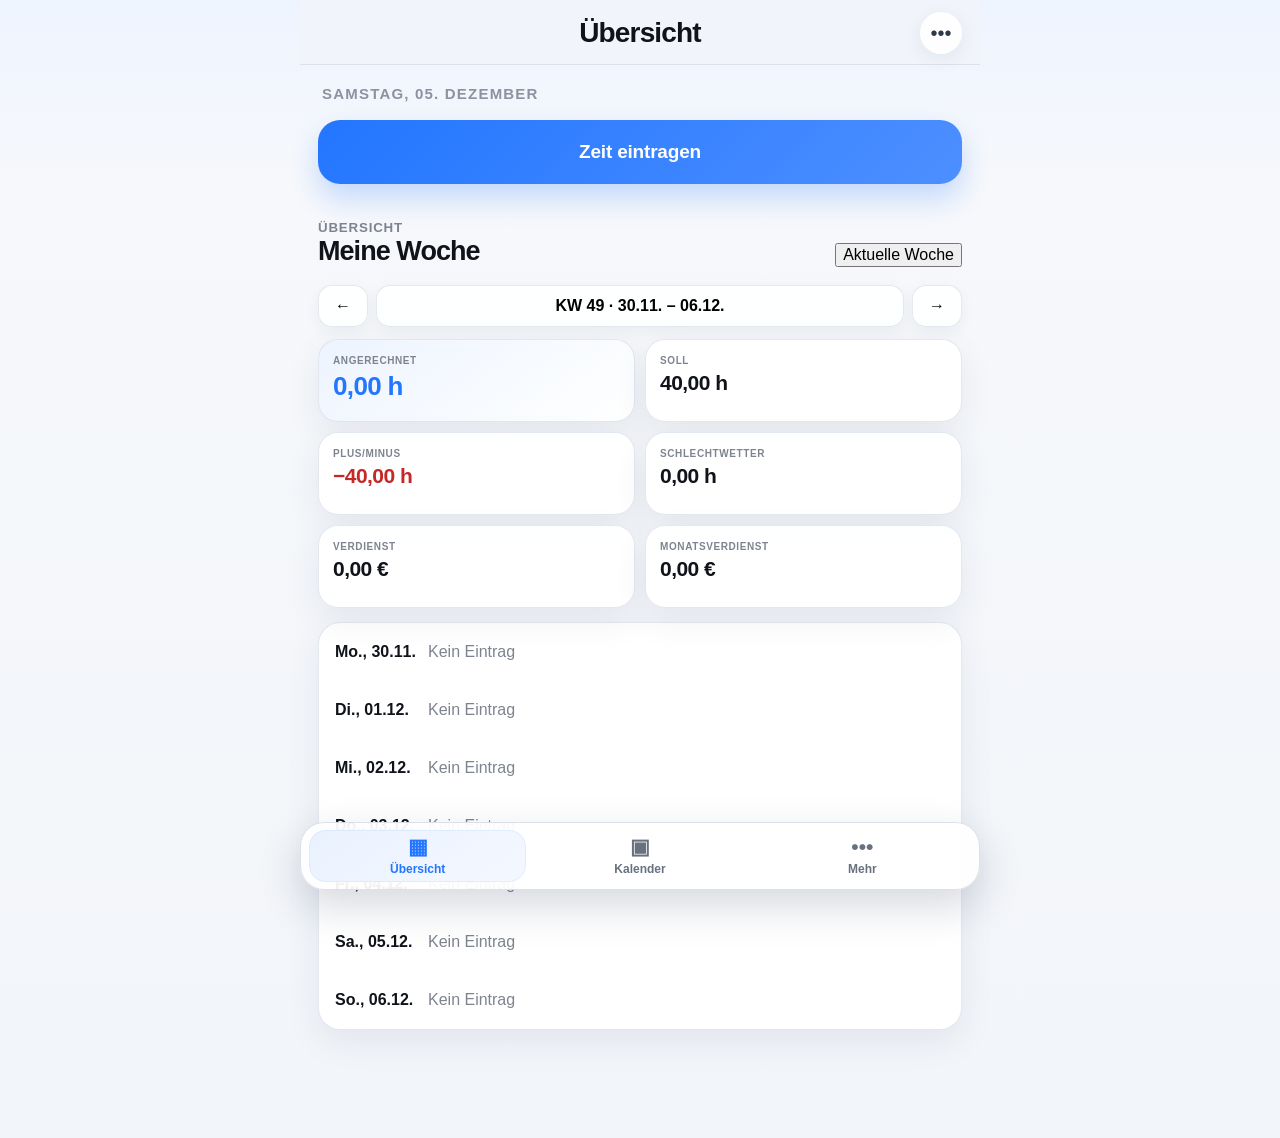
<file: index.html>
<!doctype html>
<html lang="de">
<head>
<meta charset="utf-8">
<meta name="viewport" content="width=device-width,initial-scale=1,maximum-scale=1,user-scalable=no,viewport-fit=cover">
<meta name="theme-color" content="#f2f5f9">
<meta name="apple-mobile-web-app-capable" content="yes">
<meta name="apple-mobile-web-app-status-bar-style" content="default">
<meta name="apple-mobile-web-app-title" content="Arbeitszeit">
<title>Arbeitszeit</title>
<link rel="apple-touch-icon" sizes="180x180" href="/apple-touch-icon.png">
<link rel="apple-touch-icon-precomposed" sizes="180x180" href="/apple-touch-icon.png">
<link rel="icon" type="image/png" href="/apple-touch-icon.png">
<link rel="manifest" href="/manifest.webmanifest?v=140">
<link rel="stylesheet" href="style.css"><link rel="stylesheet" href="theme.css">
</head><body>
<div class="app"><div id="toast" class="toast" hidden></div><header class="topbar"><button class="round ghost">‹</button><h1 id="pageTitle">Übersicht</h1><button class="round" id="moreTop">•••</button></header>
<section id="viewOverview" class="view active"><div class="dateTitle" id="todayLabel"></div><div id="activeArea"></div><div id="startButtonArea" class="heroStart"><button class="startBtn" id="newEntryBtn">Zeit eintragen</button></div><div id="recentArea"></div><div class="sectionTitle"><div><small>ÜBERSICHT</small><h2>Meine Woche</h2></div><button id="thisWeek" class="currentWeekBtn">Aktuelle Woche</button></div><div class="weekNav"><button id="prevWeek">←</button><button class="wide" id="weekLabel">KW</button><button id="nextWeek">→</button></div><div class="statsGrid"><div class="statCard primary"><small>Angerechnet</small><b id="weekTotal">0,00 h</b></div><div class="statCard"><small>Soll</small><b id="weekTarget">40,00 h</b></div><div class="statCard"><small>Plus/Minus</small><b id="weekDelta">0,00 h</b></div><div class="statCard"><small>Schlechtwetter</small><b id="weekBadWeather">0,00 h</b></div><div class="statCard"><small>Verdienst</small><b id="weekEarnings">0,00 €</b></div></div><div id="weekRows" class="panel weekRows"></div></section>
<section id="viewCalendar" class="view"><div class="sectionTitle"><div><small>VERLAUF</small><h2>Kalender</h2></div></div><div class="monthNav"><button id="prevMonth">←</button><button class="wide" id="monthLabel"></button><button id="nextMonth">→</button></div><div class="calendarPanel"><div class="weekdays"><span>Mo</span><span>Di</span><span>Mi</span><span>Do</span><span>Fr</span><span>Sa</span><span>So</span></div><div id="calendarGrid" class="calendarGrid"></div><div class="legend"><span><i class="g"></i>Arbeit</span><span><i class="y"></i>Urlaub</span><span><i class="r"></i>Feiertag</span><span><i class="b"></i>Krankheit</span></div><div id="calendarDetail" class="calendarDetail" hidden></div><div class="absenceBox"><h3>Abwesenheit eintragen</h3><div class="formGrid"><label><span>Art</span><select id="absenceType"><option value="vacation">Urlaub</option><option value="holiday">Feiertag</option><option value="sickness">Krankheit</option></select></label><label><span>Von</span><input id="absenceFrom" type="date"></label><label id="absenceToWrap"><span>Bis</span><input id="absenceTo" type="date"></label><label><span>Bezeichnung</span><input id="absenceName" placeholder="z. B. Sommerurlaub"></label><button id="absenceSave">Eintragen</button></div></div></div></section>
<section id="viewMore" class="view"><div class="sectionTitle"><div><small>EINSTELLUNGEN & EXPORT</small><h2>Mehr</h2></div></div><div class="moreCard"><h3>Soll-Arbeitszeit</h3><div class="moreRow"><span>Gültig ab</span><input id="targetFrom" type="date"></div><div class="moreRow"><span>Stunden / Woche</span><input id="targetHours" type="number" min="0" max="80" step="0.01" inputmode="decimal"></div><button class="moreBtn" id="saveTargetRule">Sollzeit ab Datum speichern</button><div id="targetHistory" class="historyList"></div><div class="moreRow"><span>Anzeige</span><b>Dezimalstunden</b></div></div><div class="moreCard"><h3>Export</h3><button class="moreBtn" id="csvWeek">Wochenbericht als CSV</button><button class="moreBtn" id="csvAll">Alle Einträge als CSV</button><button class="moreBtn" id="printWeek">Woche / PDF</button></div><div class="moreCard" id="appVersion"><h3>Version</h3><div class="moreRow"><span>Arbeitszeit-App</span><b>1.5.5 Beta</b></div></div></section></div>
<nav class="bottomNav"><button data-view="Overview" class="active"><b>▦</b>Übersicht</button><button data-view="Calendar"><b>▣</b>Kalender</button><button data-view="More"><b>•••</b>Mehr</button></nav>
<section id="entrySheet" class="sheet" hidden><div class="sheetTop"><button class="close" id="entryClose">×</button><h2>Eintrag</h2><button class="save" id="entrySave">Sichern</button></div><div class="sheetSectionTitle">Art</div><div class="typeSeg" id="typeSeg"><button data-type="work" class="active">Arbeit</button><button data-type="vacation">Urlaub</button><button data-type="holiday">Feiertag</button><button data-type="sickness">Krankheit</button></div><div class="sheetSectionTitle">Tag</div><div class="sheetGroup"><label class="sheetRow"><span>Datum</span><input id="entryDate" type="date"></label></div><div id="workFields"><div class="sheetSectionTitle">Zeit</div><div class="sheetGroup"><div class="sheetRow"><span>Beginn</span><button id="startTimeBtn">—</button></div><div class="sheetRow"><span>Ende</span><button id="endTimeBtn">—</button></div><label class="sheetRow"><span>Pause</span><select id="pauseSelect"></select></label></div><div class="sheetSectionTitle">Verdienst</div><div class="sheetGroup"><label class="sheetRow"><span>Stundenlohn</span><input id="wageInput" type="number" min="0" step="0.01" inputmode="decimal" placeholder="0,00"></label></div><div class="sheetSectionTitle">Details</div><div class="sheetGroup"><label class="sheetRow switchRow"><span>Schlechtwetter</span><span class="switch"><input id="badWeatherToggle" type="checkbox"><span class="slider"></span></span></label><div id="badWeatherTimeRows" class="hidden"><div class="sheetRow"><span>Schlechtwetter von</span><button id="badWeatherStartBtn">—</button></div><div class="sheetRow"><span>Schlechtwetter bis</span><button id="badWeatherEndBtn">—</button></div></div></div></div><div id="nameFields" class="hidden"><div class="sheetSectionTitle">Details</div><div class="sheetGroup"><label class="sheetRow"><span id="nameLabel">Bezeichnung</span><input id="entryName" placeholder="Bezeichnung"></label></div></div><div id="worksheetWorkFields"><div class="sheetSectionTitle">Bei wem gearbeitet</div><div class="noteBox"><textarea id="entryWorkplace" rows="5" placeholder="Mehrere Kunden oder Baustellen – jeweils eine neue Zeile" style="width:100%;min-height:116px;resize:vertical;font:inherit;padding:12px;border:1px solid #d6dbe3;border-radius:10px"></textarea></div><div class="sheetSectionTitle">Art der Arbeit</div><div class="noteBox"><textarea id="entryWorkDescription" placeholder="Ausgeführte Arbeiten"></textarea></div></div><textarea id="entryNote" hidden aria-hidden="true"></textarea><div class="sheetSectionTitle">Zusammenfassung</div><div class="sheetSummary"><div class="sumRow"><span>Arbeitszeit</span><b id="sumWork">—</b></div><div class="sumRow"><span>Pause</span><b id="sumPause">0,00 h</b></div><div class="sumRow"><span>Schlechtwetter</span><b id="sumBadWeather">0,00 h</b></div><div class="sumRow"><span>Angerechnet</span><b id="sumCredit">—</b></div><div class="sumRow"><span>Verdienst</span><b id="sumEarnings">0,00 €</b></div></div><button id="entryDelete" class="deleteBtn" hidden>Eintrag löschen</button></section>
<div id="timeModal" class="modal" hidden><div class="pickerSheet"><div class="pickerHead"><button id="pickerCancel">Abbrechen</button><h3 id="pickerTitle">Zeit wählen</h3><button id="pickerDone">Fertig</button></div><div class="wheelWrap"><div class="wheelHighlight"></div><div class="fixedDate" id="pickerDateLabel">Heute</div><div id="hourWheel" class="wheel"></div><div id="minuteWheel" class="wheel"></div></div><div class="pickerHint">Auswahl in 5‑Minuten‑Schritten.</div></div></div>
<script defer src="app1.js"></script><script defer src="app2.js"></script><script defer src="app3.js"></script><script defer src="app4.js"></script><script defer src="app5.js"></script><script defer src="app6.js"></script><script defer src="app7.js"></script><script defer src="app8.js"></script><script defer src="app9.js"></script><script defer src="app10.js"></script><script defer src="app11.js"></script><script defer src="app12.js"></script><script defer src="app13.js"></script><script defer src="app14.js"></script></body></html>
</file>
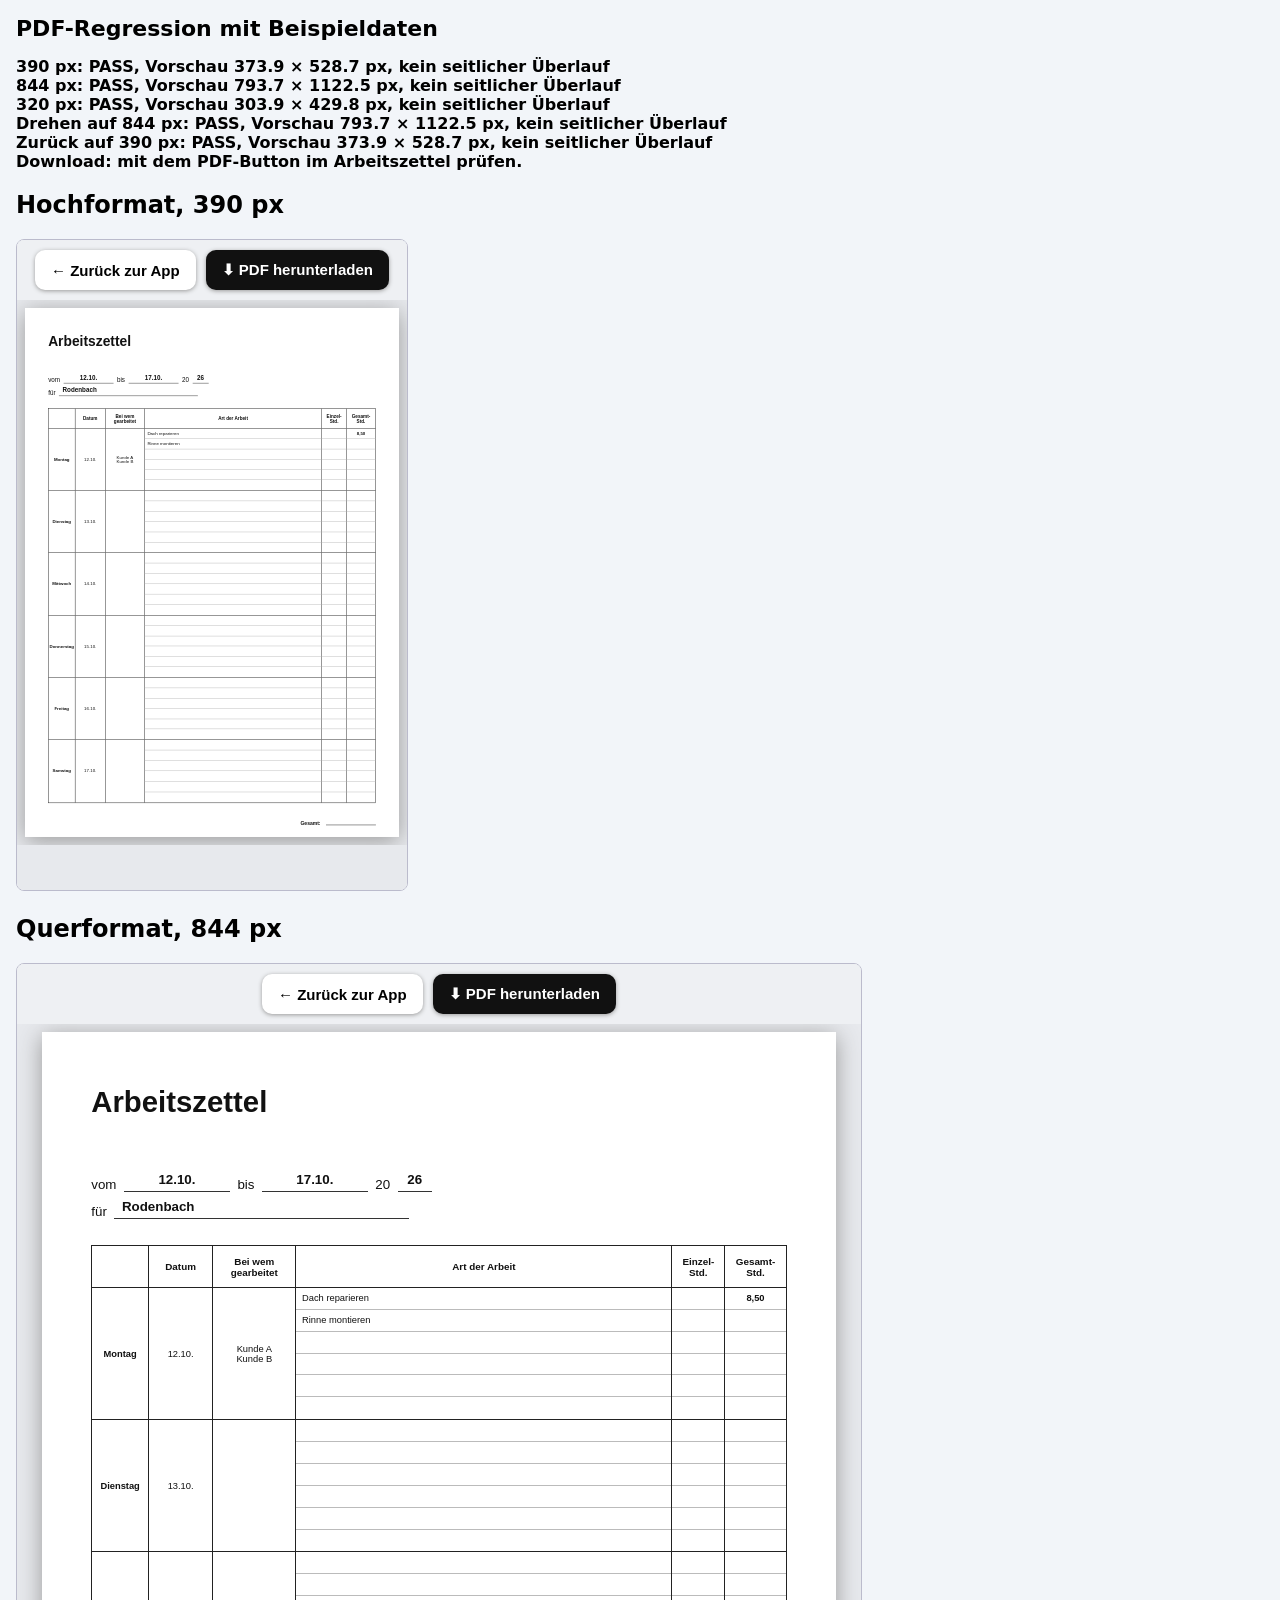
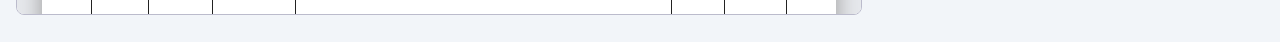
<file: tests/pdf-mobile.html>
<!doctype html>
<html lang="de"><meta charset="utf-8"><meta name="viewport" content="width=device-width,initial-scale=1">
<title>PDF-Regression: Hochformat und Download</title>
<style>body{font:16px system-ui;background:#f2f5f9;margin:16px}h1{font-size:22px}.screens{display:block}.screens section{margin-bottom:20px}iframe{border:1px solid #bbc;border-radius:8px;background:white;height:650px;max-width:100%}#app{position:absolute;width:1px;height:1px;visibility:hidden}#result{white-space:pre-wrap;font-weight:600}button{font:inherit;padding:10px 16px}</style>
<h1>PDF-Regression mit Beispieldaten</h1>
<p id="result">Die echte App und der Arbeitszettel werden geladen …</p>
<div class="screens"><section><h2>Hochformat, 390 px</h2><iframe id="portrait" title="Arbeitszettel Hochformat" style="width:390px"></iframe></section><section><h2>Querformat, 844 px</h2><iframe id="landscape" title="Arbeitszettel Querformat" style="width:844px"></iframe></section></div>
<iframe id="app" title="App-Test" src="../"></iframe>
<script>
const app=document.getElementById('app');
const status=document.getElementById('result');
const delay=ms=>new Promise(resolve=>setTimeout(resolve,ms));
function check(frame,label,expectedViewport){
  const w=frame.contentWindow,d=w.document,p=d.querySelector('.page').getBoundingClientRect(),wrap=d.querySelector('.wrap').getBoundingClientRect();
  if(Math.abs(w.innerWidth-expectedViewport)>1)throw Error(label+': Test-Bildschirmbreite stimmt nicht');
  if(Math.abs(p.width-Math.min(w.innerWidth-16,210*96/25.4))>1)throw Error(label+': Vorschau nutzt nicht die verfügbare Breite');
  if(typeof w.downloadPdf!=='function'||!w.jspdf)throw Error(label+': PDF-Download nicht bereit');
  if(d.documentElement.scrollWidth>w.innerWidth+1)throw Error(label+': horizontaler Überlauf');
  if(p.left<7||p.right>w.innerWidth-7)throw Error(label+': A4 passt nicht vollständig auf den Bildschirm');
  if(Math.abs(p.width/p.height-210/297)>.001)throw Error(label+': Seitenverhältnis verzerrt');
  if(Math.abs(wrap.height-p.height)>1)throw Error(label+': falsche Höhe der Vorschau');
  if(!d.querySelector('.clientcell').innerText.includes('Kunde B'))throw Error(label+': zweite Kundenzeile fehlt');
  return label+': PASS, Vorschau '+p.width.toFixed(1)+' × '+p.height.toFixed(1)+' px, kein seitlicher Überlauf';
}
async function resizeAndCheck(frame,width,label){
  frame.style.width=width+'px';
  for(let i=0;i<30;i++){
    await delay(100);
    const w=frame.contentWindow,p=w.document.querySelector('.page').getBoundingClientRect();
    if(Math.abs(w.innerWidth-width)<1&&Math.abs(p.width-Math.min(width-16,210*96/25.4))<1)return check(frame,label,width);
  }
  return check(frame,label,width);
}
app.addEventListener('load',async()=>{
  try{
    const w=app.contentWindow;
    for(let i=0;i<100&&typeof w.printWorksheetWeek!=='function';i++)await delay(50);
    // Volatile example data only: never call store() or change existing localStorage entries.
    w.eval("W=weekStart(fromKey('2026-10-12'));entries=[{date:'2026-10-12',type:'work',start:'07:00',end:'16:00',breakMinutes:30,workplace:'Kunde A\\nKunde B',workDescription:'Dach reparieren\\nRinne montieren',wage:23.5}]");
    const portrait=document.getElementById('portrait'),landscape=document.getElementById('landscape');
    for(const frame of [portrait,landscape]){
      const old=w.open;w.open=()=>frame.contentWindow;
      try{w.printWorksheetWeek()}finally{w.open=old}
      for(let i=0;i<100&&(!frame.contentWindow.jspdf||typeof frame.contentWindow.downloadPdf!=='function');i++)await delay(50);
    }
    const results=[check(portrait,'390 px',390),check(landscape,'844 px',844)];
    results.push(await resizeAndCheck(portrait,320,'320 px'));
    results.push(await resizeAndCheck(portrait,844,'Drehen auf 844 px'));
    results.push(await resizeAndCheck(portrait,390,'Zurück auf 390 px'));
    status.textContent=results.join('\n')+'\nDownload: mit dem PDF-Button im Arbeitszettel prüfen.';
  }catch(error){status.textContent='FAIL: '+error.message;console.error(error)}
});
</script></html>
</file>
<file: style.css>
:root{--bg:#f4f5f8;--card:#fff;--text:#111318;--muted:#858993;--line:#e7e9ee;--blue:#2f80ed;--green:#22b14c;--yellow:#e5a600;--red:#e22b2b;--sick:#2878e8;--shadow:0 10px 35px rgba(30,42,70,.06)}
*{box-sizing:border-box}html{background:var(--bg)}body{margin:0;color:var(--text);background:var(--bg);font-family:-apple-system,BlinkMacSystemFont,"Segoe UI",sans-serif}button,input,select,textarea{font:inherit}button{cursor:pointer}.app{max-width:720px;margin:0 auto;padding:env(safe-area-inset-top) 0 calc(92px + env(safe-area-inset-bottom));min-height:100vh}.topbar{display:flex;align-items:center;justify-content:space-between;padding:18px 22px 12px}.topbar h1{font-size:25px;margin:0}.round{width:46px;height:46px;border:1px solid #d9dce3;background:#fff;border-radius:50%;font-size:20px}.ghost{opacity:0;pointer-events:none}.dateTitle{padding:18px 28px 10px;color:#7c8089;font-weight:700;font-size:18px}.sectionTitle{padding:24px 24px 10px;display:flex;align-items:end;justify-content:space-between}.sectionTitle h2{margin:0;font-size:25px}.sectionTitle small{color:var(--muted)}.heroStart{padding:12px 24px 4px}.startBtn{width:100%;border:0;background:var(--blue);color:#fff;border-radius:20px;min-height:62px;font-size:20px;font-weight:800;box-shadow:var(--shadow)}
.runningCard,.entryCard,.panel,.calendarPanel,.statCard,.moreCard{background:var(--card);box-shadow:var(--shadow)}.runningCard{margin:0 24px 14px;border-radius:28px;padding:22px;display:grid;grid-template-columns:70px 1fr auto;gap:15px;align-items:center}.statusPill{width:58px;height:104px;border:8px solid var(--green);border-radius:34px;position:relative}.statusPill:after{content:"";position:absolute;left:8px;right:8px;bottom:0;height:45%;background:var(--green);border-radius:20px}.runningMain small{display:block;color:var(--green);font-weight:800;letter-spacing:.02em}.runningTimer{font-size:46px;font-weight:300;letter-spacing:.01em;font-variant-numeric:tabular-nums;line-height:1.05;margin:7px 0}.runningMain .sub{color:var(--muted);font-size:15px}.runningType{margin-top:14px;color:#456394;font-size:17px}.runningActions{text-align:right;min-width:120px}.endBtn{border:0;background:#e8f8ed;color:var(--green);border-radius:14px;padding:12px 15px;font-weight:800;font-size:17px}.miniBtn{border:0;background:#f2f4f7;border-radius:12px;padding:10px 12px;margin-top:8px;font-weight:700;color:#4f5968}.runningActions small{display:block;color:var(--muted);margin-top:12px;font-size:12px}.countdown{color:var(--green)!important;font-weight:800;font-variant-numeric:tabular-nums}.info{margin:0 24px 14px;border:1px solid #9cc6ff;background:#f5f9ff;border-radius:18px;padding:14px 16px;color:#354052;display:flex;gap:12px;align-items:flex-start}.infoIcon{color:var(--blue);font-size:22px;font-weight:800}.recentList{padding:0 24px}.entryCard{border-radius:24px;padding:17px 18px;margin-bottom:12px;display:grid;grid-template-columns:44px 1fr auto;gap:14px;align-items:center;border:1px solid rgba(0,0,0,.025)}.colorBar{width:34px;height:76px;border-radius:18px}.colorBar.work{background:var(--green)}.colorBar.vacation{background:#ffc107}.colorBar.holiday{background:#ef3030}.colorBar.sickness{background:#2f80ed}.entryMain strong{display:block;font-size:24px;font-weight:500;font-variant-numeric:tabular-nums}.entryMain span{display:block;margin-top:7px;color:#4e6794;font-size:16px}.entryAside{text-align:right;color:#7d828c}.entryAside b{display:block;color:#4e5968;font-size:19px}.entryAside small{display:block;margin-top:7px;color:var(--muted)}
.panel{margin:0 20px 14px;border-radius:24px;overflow:hidden}.weekNav,.monthNav{display:grid;grid-template-columns:50px 1fr 50px;gap:8px;padding:12px 20px}.weekNav button,.monthNav button{border:0;background:#fff;border-radius:14px;min-height:42px;font-weight:800}.weekNav .wide,.monthNav .wide{text-align:center}.statsGrid{display:grid;grid-template-columns:repeat(3,1fr);gap:8px;padding:0 20px 14px}.statCard{border-radius:18px;padding:12px}.statCard small{display:block;color:var(--muted);font-size:11px;text-transform:uppercase}.statCard b{display:block;margin-top:5px;font-size:20px}.statCard.primary b{color:var(--blue);font-size:25px}.weekRows{background:#fff;border-top:1px solid var(--line)}.weekRow{display:grid;grid-template-columns:94px 1fr 74px 18px;gap:7px;align-items:center;min-height:55px;padding:9px 20px;border-bottom:1px solid var(--line)}.weekRow:last-child{border-bottom:0}.weekRow .day{font-weight:800}.weekRow .muted{color:var(--muted)}.weekRow .right{text-align:right;font-weight:800}.weekDetail{display:none;background:#fafbfc;padding:12px 20px 14px;border-bottom:1px solid var(--line)}.weekItem.open .weekDetail{display:block}.tag{display:inline-block;padding:4px 8px;border-radius:99px;font-size:12px;font-weight:800}.tag.vacation{background:#ffe598;color:#8a6500}.tag.holiday{background:#ffcaca;color:#aa1515}.tag.sickness{background:#c7ddff;color:#145bb8}.editLink{width:100%;border:1px solid var(--line);background:#fff;border-radius:11px;min-height:40px;color:var(--blue);font-weight:800;margin-top:8px}
.calendarPanel{margin:0 20px 14px;border-radius:24px;padding:18px}.weekdays,.calendarGrid{display:grid;grid-template-columns:repeat(7,1fr);gap:6px}.weekdays span{text-align:center;color:#676c76;font-size:12px;font-weight:800;padding:5px 0}.calDay{position:relative;border:2px solid transparent;background:#f7f8fa;border-radius:14px;min-height:64px;font-weight:800;font-size:17px;color:#0d85e8}.calDay.out{opacity:.35}.calDay.today{outline:3px solid var(--blue);outline-offset:1px}.calDay.work{background:#c8f2d3;border-color:#22a846;color:#08752b}.calDay.vacation{background:#ffe88a;border-color:#d9a600;color:#8b6700}.calDay.holiday{background:#ffc6c6;border-color:#d92b2b;color:#a51616}.calDay.sickness{background:#bed8ff;border-color:#2b75d8;color:#1357ad}.dot{position:absolute;width:9px;height:9px;border-radius:50%;left:50%;bottom:6px;transform:translateX(-50%);background:currentColor}.legend{display:grid;grid-template-columns:repeat(4,1fr);gap:5px;margin-top:12px;font-size:11px;color:#5b616b}.legend span{display:flex;align-items:center;gap:5px;justify-content:center}.legend i{width:10px;height:10px;border-radius:3px}.legend .g{background:var(--green)}.legend .y{background:#e5a600}.legend .r{background:var(--red)}.legend .b{background:var(--sick)}.calendarDetail{margin-top:14px;border-top:1px solid var(--line);padding-top:14px}.calendarDetail[hidden]{display:none}.calendarDetail h3{margin:0 0 8px}.detailGrid{display:grid;grid-template-columns:repeat(3,1fr);gap:7px}.detailGrid div{background:#f7f8fa;border-radius:11px;padding:9px}.detailGrid small{display:block;color:var(--muted);font-size:10px}.detailGrid b{display:block;margin-top:3px}.calendarDetail p{white-space:pre-wrap}.absenceBox{margin-top:16px;padding-top:14px;border-top:1px solid var(--line)}.absenceBox h3{margin:0 0 10px}.formGrid{display:grid;grid-template-columns:1fr 1fr;gap:9px}.formGrid label{display:block}.formGrid label.full{grid-column:1/-1}.formGrid span{display:block;color:var(--muted);font-size:12px;margin-bottom:5px}.formGrid input,.formGrid select{width:100%;height:44px;border:1px solid #d8dce3;background:#fff;border-radius:11px;padding:0 10px}.formGrid button{grid-column:1/-1;border:0;background:var(--blue);color:#fff;border-radius:12px;min-height:44px;font-weight:800}.moreCard{margin:0 20px 14px;border-radius:24px;padding:18px}.moreCard h3{margin:0 0 12px}.moreRow{display:grid;grid-template-columns:1fr 130px;gap:10px;align-items:center;padding:11px 0;border-bottom:1px solid var(--line)}.moreRow:last-child{border-bottom:0}.moreRow input{height:42px;border:1px solid #d8dce3;border-radius:11px;padding:0 10px;text-align:right}.moreBtn{width:100%;border:0;background:#eef2f7;border-radius:12px;min-height:45px;font-weight:800;margin-top:8px}.historyList{margin-top:10px;border-top:1px solid var(--line)}.historyRow{display:grid;grid-template-columns:1fr auto;gap:10px;padding:9px 0;border-bottom:1px solid var(--line);font-size:13px}.historyRow b{font-variant-numeric:tabular-nums}.switchRow{grid-template-columns:1fr auto!important}.switch{position:relative;width:50px;height:30px}.switch input{opacity:0;width:0;height:0}.slider{position:absolute;inset:0;background:#c9cbd1;border-radius:99px;transition:.15s}.slider:before{content:"";position:absolute;width:24px;height:24px;left:3px;top:3px;background:#fff;border-radius:50%;box-shadow:0 1px 4px rgba(0,0,0,.2);transition:.15s}.switch input:checked+.slider{background:var(--blue)}.switch input:checked+.slider:before{transform:translateX(20px)}
.bottomNav{position:fixed;z-index:30;left:50%;transform:translateX(-50%);bottom:0;width:min(720px,100%);background:rgba(255,255,255,.95);backdrop-filter:blur(16px);border-top:1px solid #dfe2e8;padding:8px 10px calc(8px + env(safe-area-inset-bottom));display:grid;grid-template-columns:repeat(4,1fr);gap:5px}.bottomNav button{border:0;background:transparent;border-radius:17px;min-height:56px;color:#252a32;font-weight:700}.bottomNav button.active{background:#e8f0ff;color:var(--blue)}.bottomNav b{display:block;font-size:20px;line-height:1;margin-bottom:4px}.view{display:none}.view.active{display:block}
.sheet{position:fixed;z-index:60;inset:0;background:#f3f4f7;overflow:auto;padding:env(safe-area-inset-top) 0 calc(24px + env(safe-area-inset-bottom))}.sheet[hidden]{display:none}.sheetTop{position:sticky;top:0;z-index:2;background:rgba(243,244,247,.96);backdrop-filter:blur(12px);display:grid;grid-template-columns:78px 1fr 90px;align-items:center;padding:12px 18px;border-bottom:1px solid #e5e7eb}.sheetTop h2{text-align:center;margin:0;font-size:21px}.sheetTop button{border:0;background:transparent;font-weight:800;color:var(--blue)}.sheetTop .close{color:#111;font-size:23px}.sheetTop .save{background:var(--blue);color:#fff;border-radius:16px;min-height:44px}.sheetSectionTitle{color:#858993;font-weight:800;padding:20px 22px 8px}.sheetGroup{margin:0 18px;background:#fff;border-radius:20px;overflow:hidden;border:1px solid #e1e4e9}.sheetRow{display:grid;grid-template-columns:1fr minmax(145px,55%);align-items:center;min-height:58px;padding:0 16px;border-bottom:1px solid #eceef2;gap:10px}.sheetRow:last-child{border-bottom:0}.sheetRow>span{font-size:17px}.sheetRow button,.sheetRow input,.sheetRow select{border:0;background:transparent;color:#4e6fa8;text-align:right;min-height:44px;width:100%;outline:none}.typeSeg{display:grid;grid-template-columns:repeat(4,1fr);gap:6px;margin:0 18px}.typeSeg button{border:1px solid #d8dce3;background:#fff;border-radius:12px;min-height:44px;font-weight:700}.typeSeg button.active{background:var(--blue);color:#fff;border-color:var(--blue)}.noteBox{margin:0 18px}.noteBox textarea{width:100%;min-height:130px;border:1px solid #e1e4e9;border-radius:20px;background:#fff;padding:14px;resize:vertical;outline:none}.sheetSummary{margin:0 18px;background:#fff;border:1px solid #e1e4e9;border-radius:20px;padding:13px 16px}.sumRow{display:flex;justify-content:space-between;padding:8px 0;border-bottom:1px solid #eceef2}.sumRow:last-child{border-bottom:0}.sumRow b{color:#4e6fa8}.deleteBtn{width:calc(100% - 36px);margin:16px 18px 0;border:0;background:#ffecec;color:#b91c1c;border-radius:14px;min-height:48px;font-weight:800}.hidden{display:none!important}
.modal{position:fixed;z-index:80;inset:0;background:rgba(20,25,35,.28);display:flex;align-items:flex-end;justify-content:center}.modal[hidden]{display:none}.pickerSheet{width:min(720px,100%);background:#f7f8fa;border-radius:26px 26px 0 0;padding:10px 14px calc(18px + env(safe-area-inset-bottom));box-shadow:0 -20px 60px rgba(0,0,0,.12)}.pickerHead{display:grid;grid-template-columns:70px 1fr 70px;align-items:center;padding:8px 4px 12px}.pickerHead h3{text-align:center;margin:0;font-size:20px}.pickerHead button{border:0;background:transparent;color:var(--blue);font-weight:800}.wheelWrap{position:relative;display:grid;grid-template-columns:1.3fr 1fr 1fr;gap:8px;background:#fff;border:1px solid #e3e6eb;border-radius:18px;overflow:hidden}.fixedDate{display:flex;align-items:center;justify-content:center;font-size:20px;font-weight:700}.wheel{height:220px;overflow-y:auto;scroll-snap-type:y mandatory;padding-block:88px;scrollbar-width:none}.wheel::-webkit-scrollbar{display:none}.wheelOpt{height:44px;display:flex;align-items:center;justify-content:center;scroll-snap-align:center;font-size:22px;color:#6b707a}.wheelOpt.selected{color:#111;font-weight:800}.wheelHighlight{pointer-events:none;position:absolute;left:0;right:0;top:88px;height:44px;background:rgba(235,236,239,.75);border-radius:12px;z-index:0}.wheel>*{position:relative;z-index:1}.pickerHint{text-align:center;color:var(--muted);font-size:12px;margin:12px 0 2px}
.toast{position:fixed;z-index:100;top:calc(14px + env(safe-area-inset-top));left:50%;transform:translateX(-50%);background:#111;color:#fff;border-radius:99px;padding:10px 15px;font-weight:800;font-size:13px;box-shadow:0 10px 30px rgba(0,0,0,.16)}.toast[hidden]{display:none}
@media(max-width:520px){.runningCard{grid-template-columns:58px 1fr;}.runningActions{grid-column:1/-1;display:grid;grid-template-columns:1fr 1fr;gap:8px;text-align:left}.runningActions small{margin:0;align-self:center}.runningTimer{font-size:39px}.statusPill{width:48px;height:88px;border-width:7px}.entryCard{grid-template-columns:32px 1fr auto}.colorBar{width:28px;height:66px}.entryMain strong{font-size:21px}.weekRow{grid-template-columns:82px 1fr 62px 16px;padding-inline:14px}.calendarPanel{margin-inline:12px;padding:12px}.calDay{min-height:58px}.legend{font-size:9px}.topbar{padding-inline:16px}.dateTitle{padding-inline:18px}.recentList{padding-inline:14px}.runningCard,.info{margin-inline:14px}.heroStart{padding-inline:14px}.sheetRow{grid-template-columns:1fr minmax(125px,52%);padding-inline:13px}.typeSeg{margin-inline:12px}.sheetGroup,.noteBox,.sheetSummary{margin-inline:12px}.wheelWrap{grid-template-columns:1.15fr 1fr 1fr}}
@media print{.bottomNav,.topbar,.heroStart,.calendarPanel,.moreCard,.runningCard,.info{display:none!important}.view{display:block!important}.app{max-width:none;padding:0}.panel{box-shadow:none;border:1px solid #bbb;margin:0}.sheet,.modal{display:none!important}}

.vacationHint{font-size:13px;line-height:1.5;color:#667085;margin:10px 0;overflow-wrap:anywhere}.vacationEditorHint{margin:12px 18px}.vacationPeriod{padding:14px 0;border-bottom:1px solid var(--line);overflow-wrap:anywhere}.vacationPeriod strong{display:block;font-size:16px}.vacationPeriod p{font-size:13px;line-height:1.5;color:#667085;margin:6px 0}.vacationPeriodDelete{color:#b91c1c;background:#ffecec}#entryToDateRow[hidden],#vacationGroupList[hidden],#vacationGroupEditor[hidden],#entryVacationHint[hidden],#absenceVacationHint[hidden]{display:none}

#badWeatherFullDayRow[hidden],#badWeatherFullDayInfo[hidden],.fullDayWeatherHidden{display:none!important}.weatherDayInfo{margin:10px 18px;font-size:14px;line-height:1.5;color:#52627a}
</file>
<file: theme.css>
:root{--bg:#f2f5f9;--card:rgba(255,255,255,.92);--text:#10131a;--muted:#7d8490;--line:#e5e9f0;--blue:#2376ff;--green:#24b45a;--yellow:#f0b429;--red:#ed3d3d;--sick:#3b82f6;--shadow:0 14px 40px rgba(34,53,84,.10)}
html{background:linear-gradient(180deg,#eef4ff 0,#f6f8fb 180px,#f2f5f9 100%)}
body{background:transparent;-webkit-tap-highlight-color:transparent;overscroll-behavior-y:none}
.app{max-width:680px;background:transparent}
.topbar{position:sticky;top:0;z-index:20;padding:calc(12px + env(safe-area-inset-top)) 18px 10px;background:rgba(242,245,249,.82);backdrop-filter:blur(22px) saturate(160%);-webkit-backdrop-filter:blur(22px) saturate(160%);border-bottom:1px solid rgba(207,216,230,.65)}
.topbar h1{font-size:28px;font-weight:800;letter-spacing:-.03em}
.round{width:42px;height:42px;border:0;background:rgba(255,255,255,.88);box-shadow:0 5px 18px rgba(39,58,91,.08);color:#2f3948}
.dateTitle{padding:20px 22px 8px;font-size:15px;text-transform:uppercase;letter-spacing:.08em;color:#8b93a0}
.heroStart{padding:10px 18px 6px}.startBtn{min-height:64px;border-radius:22px;background:linear-gradient(135deg,#2376ff,#4d8fff);box-shadow:0 14px 28px rgba(35,118,255,.24);font-size:19px;letter-spacing:-.01em;transition:transform .15s ease,box-shadow .15s ease}.startBtn:active{transform:scale(.985);box-shadow:0 8px 20px rgba(35,118,255,.2)}
.runningCard,.entryCard,.panel,.calendarPanel,.statCard,.moreCard{border:1px solid rgba(220,226,235,.78);box-shadow:0 12px 34px rgba(34,53,84,.08)}
.runningCard{margin:4px 18px 14px;border-radius:26px;padding:20px;background:linear-gradient(145deg,rgba(255,255,255,.98),rgba(246,250,255,.96))}.runningTimer{font-weight:450;letter-spacing:-.035em}.statusPill{box-shadow:inset 0 0 0 1px rgba(0,0,0,.02)}
.info{margin:0 18px 14px;border:0;background:rgba(231,241,255,.9);box-shadow:inset 0 0 0 1px rgba(107,162,242,.28)}
.recentList{padding:0 18px}.entryCard{border-radius:22px;padding:15px 16px;background:rgba(255,255,255,.94);transition:transform .12s ease}.entryCard:active{transform:scale(.992)}.entryMain strong{font-size:22px;font-weight:650;letter-spacing:-.02em}.entryAside b{font-size:18px}.colorBar{width:12px;height:58px;border-radius:999px;align-self:center}
.sectionTitle{padding:28px 18px 10px}.sectionTitle h2{font-size:27px;letter-spacing:-.035em}.sectionTitle small{font-weight:700;letter-spacing:.06em}
.weekNav,.monthNav{padding:8px 18px 12px}.weekNav button,.monthNav button{background:rgba(255,255,255,.9);box-shadow:0 5px 16px rgba(34,53,84,.06);border:1px solid rgba(222,227,235,.78)}
.statsGrid{grid-template-columns:repeat(2,minmax(0,1fr));gap:10px;padding:0 18px 14px}.statCard{padding:15px 14px;border-radius:20px;min-height:83px;background:rgba(255,255,255,.94)}.statCard.primary{background:linear-gradient(145deg,#edf4ff,#fff)}.statCard small{font-size:10px;font-weight:800;letter-spacing:.06em}.statCard b{font-size:21px;letter-spacing:-.025em}.statCard.primary b{font-size:26px}
.panel{margin:0 18px 16px;border-radius:22px}.weekRow{min-height:58px;padding:10px 16px;grid-template-columns:86px 1fr 74px 18px}.weekItem.open .weekRow{background:#f7faff}.weekDetail{background:#f8fafc;padding:12px 16px 15px}
.calendarPanel{margin:0 18px 18px;border-radius:24px;padding:16px;background:rgba(255,255,255,.94)}.calDay{min-height:58px;border-radius:16px;background:#f5f7fa}.calDay.today{outline:0;box-shadow:0 0 0 3px rgba(35,118,255,.24)}.calDay.work{background:#d7f5df}.calDay.vacation{background:#ffedab}.calDay.holiday{background:#ffd1d1}.calDay.sickness{background:#d1e4ff}.legend{margin-top:14px;padding-top:10px;border-top:1px solid var(--line)}
.moreCard{margin:0 18px 14px;border-radius:24px;padding:18px;background:rgba(255,255,255,.94)}.moreCard h3{font-size:19px;letter-spacing:-.02em}.moreBtn{min-height:48px;border-radius:15px;background:#f0f4f9;color:#27364d}.moreBtn:active{background:#e8eef6}.moreRow input,.formGrid input,.formGrid select{background:#f8fafc;border-color:#e3e7ed}
#viewMore::after{content:"Arbeitszeit · Version 1.2 Beta";display:block;text-align:center;color:#8a92a0;font-size:12px;font-weight:700;letter-spacing:.03em;margin:20px 18px 8px;padding:10px 0}
.bottomNav{width:min(680px,calc(100% - 20px));bottom:10px;border:1px solid rgba(214,220,230,.85);border-radius:24px;padding:7px 8px calc(7px + env(safe-area-inset-bottom));grid-template-columns:repeat(3,1fr);background:rgba(255,255,255,.88);box-shadow:0 16px 42px rgba(26,45,75,.18);backdrop-filter:blur(24px) saturate(170%);-webkit-backdrop-filter:blur(24px) saturate(170%)}.bottomNav button{min-height:52px;border-radius:17px;font-size:12px;color:#687180}.bottomNav button.active{background:linear-gradient(145deg,#eaf2ff,#f4f8ff);color:var(--blue);box-shadow:inset 0 0 0 1px rgba(35,118,255,.08)}.bottomNav b{font-size:21px;margin-bottom:5px}
.sheet{background:linear-gradient(180deg,#f1f5fb,#f5f6f8)}.sheetTop{background:rgba(246,248,251,.9);backdrop-filter:blur(22px);-webkit-backdrop-filter:blur(22px)}.sheetTop .save{border-radius:14px;background:linear-gradient(135deg,#2376ff,#4d8fff)}.sheetGroup,.noteBox textarea,.sheetSummary{border-color:#e0e5ec;box-shadow:0 8px 24px rgba(32,50,80,.05)}.sheetGroup,.sheetSummary,.noteBox textarea{background:rgba(255,255,255,.96)}.typeSeg button{border-radius:14px;background:rgba(255,255,255,.9)}.typeSeg button.active{background:linear-gradient(135deg,#2376ff,#4d8fff)}
.pickerSheet{background:rgba(248,250,253,.98);backdrop-filter:blur(20px);-webkit-backdrop-filter:blur(20px);border-radius:28px 28px 0 0}.wheelWrap{border-radius:22px;box-shadow:0 10px 30px rgba(30,48,80,.06)}
.toast{border-radius:14px!important;box-shadow:0 12px 32px rgba(0,0,0,.16)!important}
@media(max-width:560px){.runningCard{grid-template-columns:50px 1fr;gap:12px}.statusPill{width:44px;height:84px;border-width:6px}.runningActions{grid-column:1/-1;display:grid;grid-template-columns:1fr 1fr;gap:8px;text-align:left;min-width:0}.runningActions small{grid-column:1/-1;margin-top:2px}.runningTimer{font-size:38px}.statsGrid{grid-template-columns:repeat(2,minmax(0,1fr))}.weekRow{grid-template-columns:80px 1fr 64px 16px;font-size:14px}.calendarPanel{padding:12px}.calDay{min-height:52px;font-size:15px}.legend{grid-template-columns:repeat(2,1fr);row-gap:8px}.sheetRow{grid-template-columns:1fr minmax(120px,52%)}.typeSeg{grid-template-columns:repeat(2,1fr)}}
@media(prefers-reduced-motion:reduce){*{scroll-behavior:auto!important;transition:none!important}}
</file>
